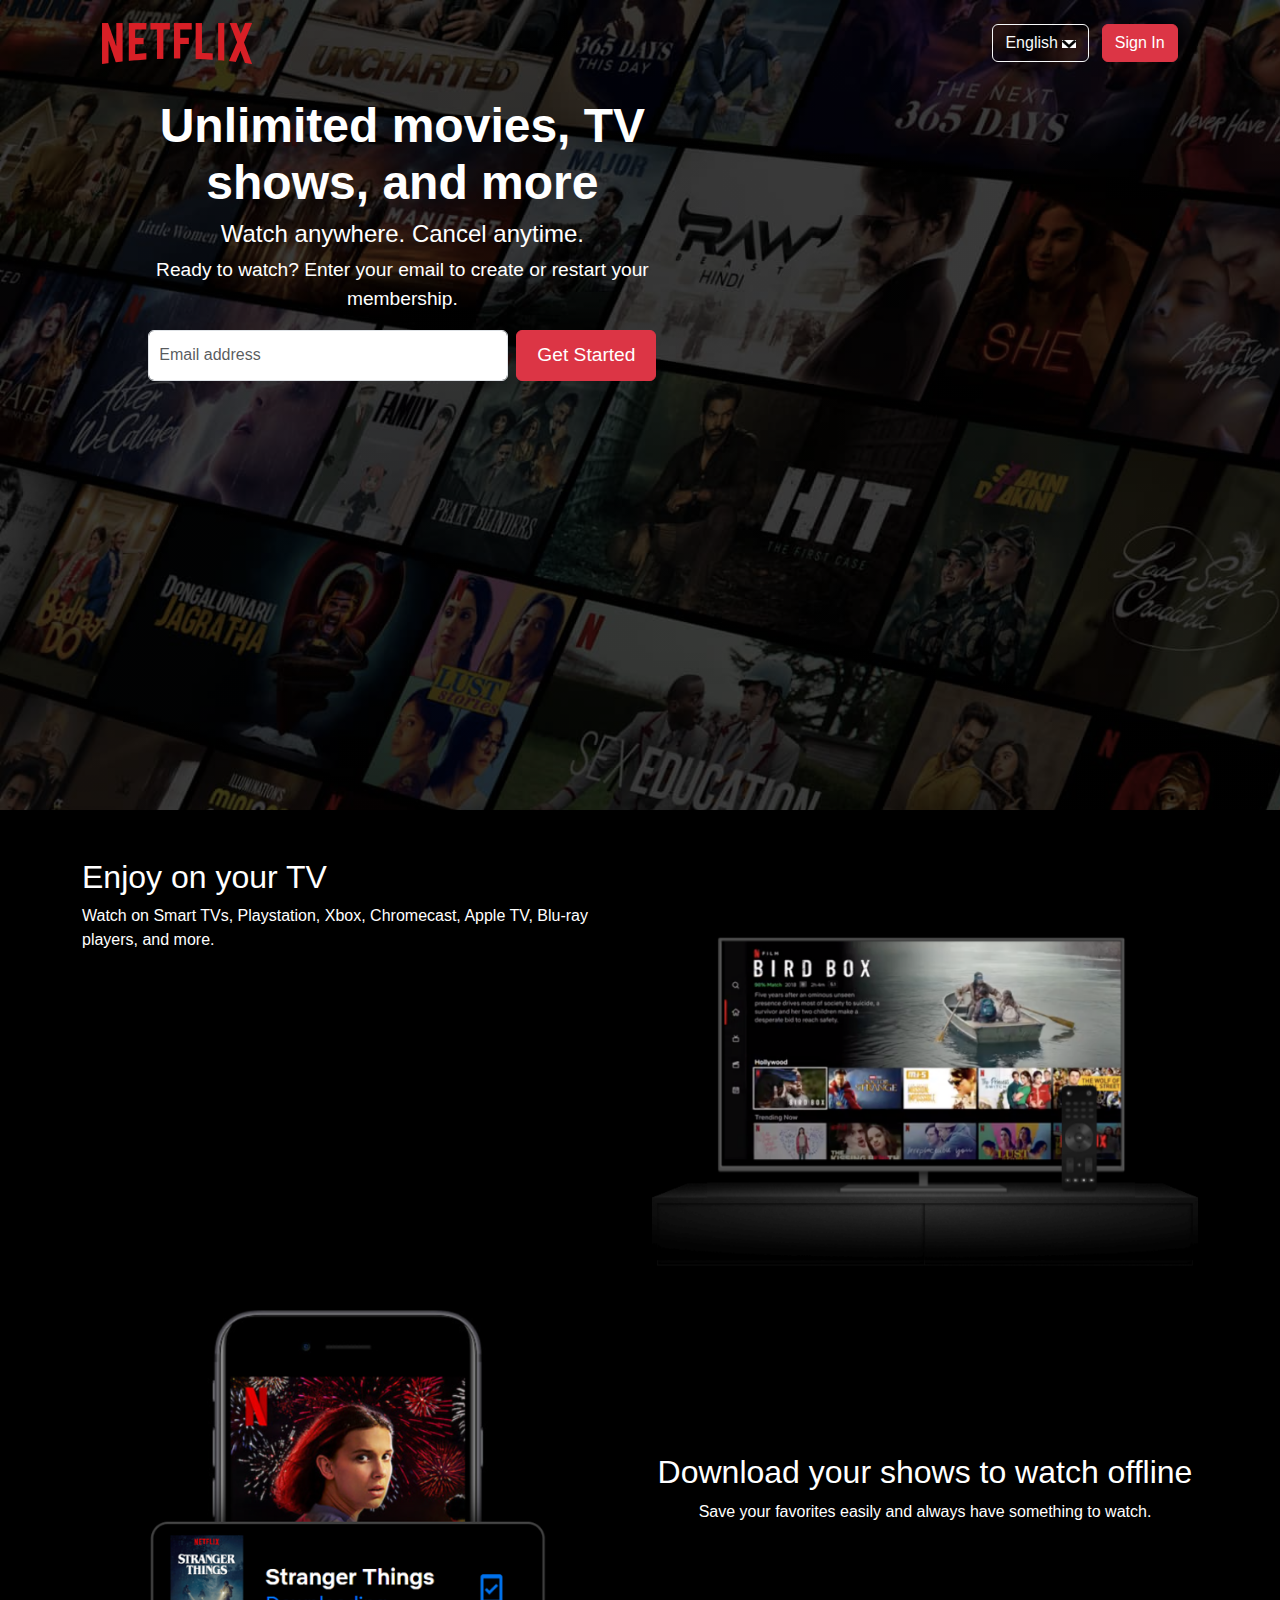
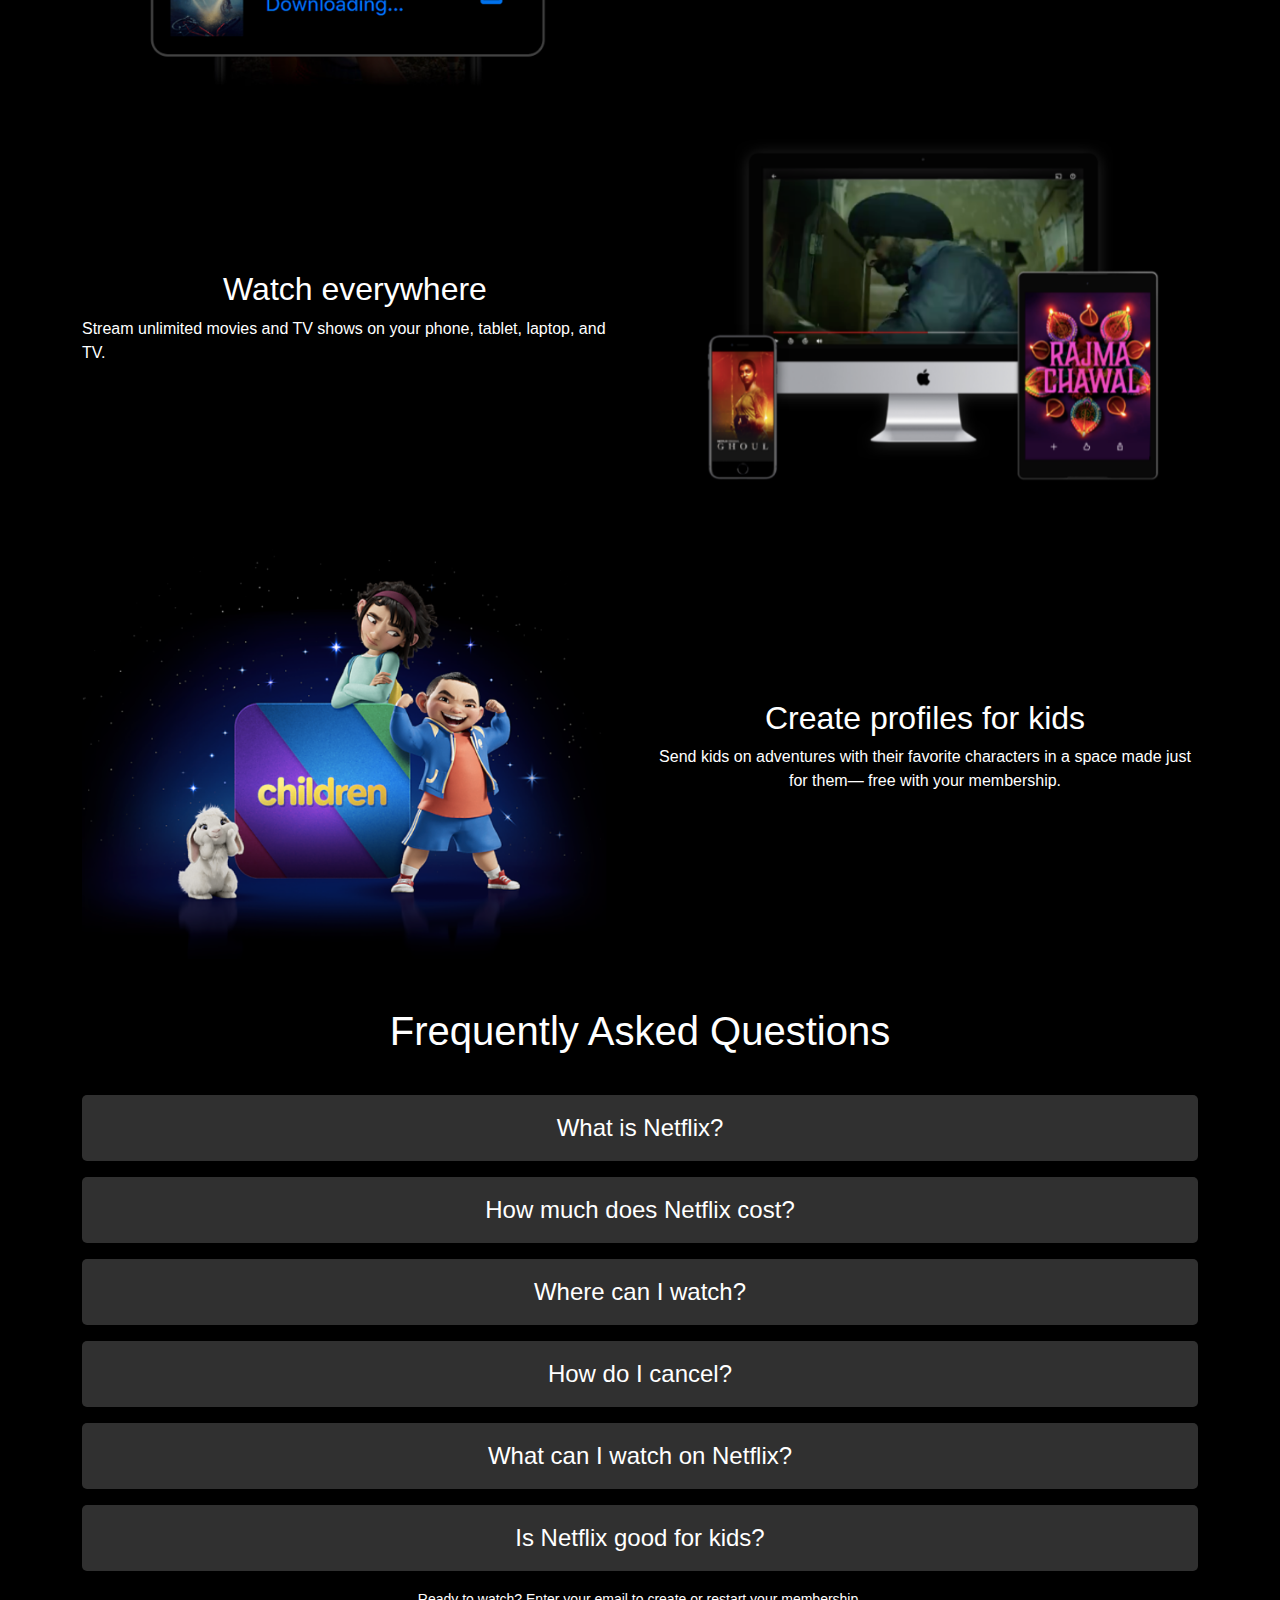
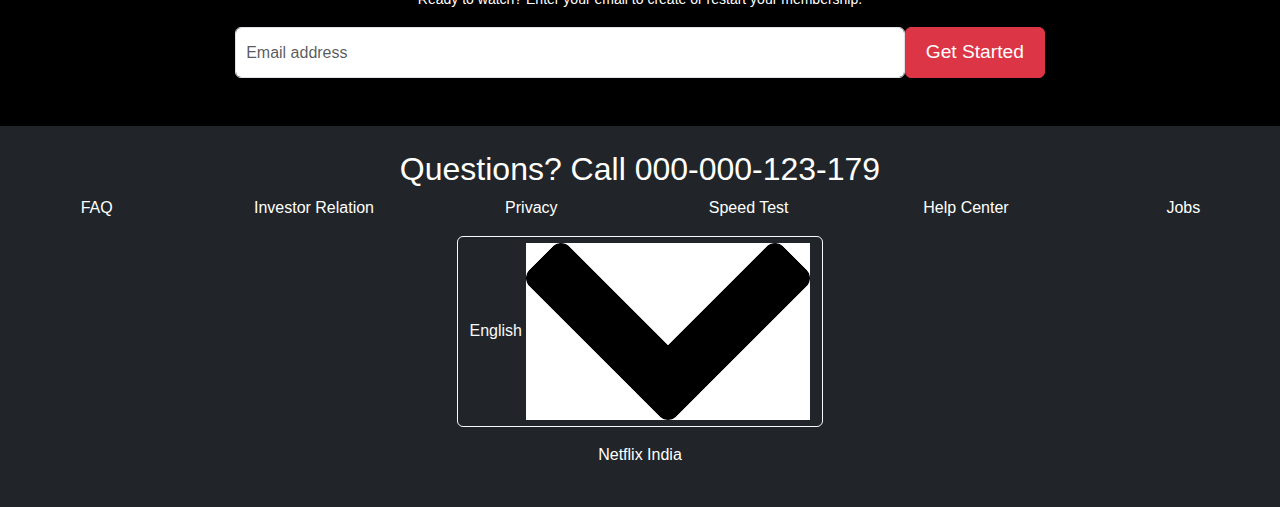
<file: bootstrap.html>
<!DOCTYPE html>
<html lang="en">
<head>
    <meta charset="UTF-8">
    <meta name="viewport" content="width=device-width, initial-scale=1.0">
    <title>NETFLIX WITH BOOTSTRAP</title>
        <!-- Bootstrap CSS -->
        <link href="https://cdn.jsdelivr.net/npm/bootstrap@5.3.3/dist/css/bootstrap.min.css" rel="stylesheet" integrity="sha384-QWTKZyjpPEjISv5WaRU9OFeRpok6YctnYmDr5pNlyT2bRjXh0JMhjY6hW+ALEwIH" crossorigin="anonymous">
        <link rel="stylesheet" href="bootstrap.css">
      <link
        rel="icon"
        href="image/title.png"
        sizes="16x16 32x32"
        type="image/png"
      />
</head>
<body class="bg-black text-white">
    <div class="header d-flex justify-content-space-between flex-column">
      <nav class="navbar navbar-expand-lg navbar-dark">
        <a class="navbar-brand" href="#"><img src="image/logo.png" class="logo" alt="Logo" width="150px"/></a>
        <div class="ms-auto">
          <button class="btn btn-outline-light me-2">
            English <img src="image/images.png" alt="Language" width="14px" />
          </button>
          <button class="btn btn-danger ms-auto">Sign In</button>
        </div>
      </nav>
      <div class="header-text text-center align-items-center justify-content-center">
        <h1 class="fw-bolder">Unlimited movies, TV shows, and more</h1>
        <h3>Watch anywhere. Cancel anytime.</h3>
        <p>Ready to watch? Enter your email to create or restart your membership.</p>
        <form action="get" class="email-signup d-flex justify-content-center">
          <input type="email" class="form-control" placeholder="Email address" required />
          <button type="submit" class="btn btn-danger ms-2">Get Started</button>
        </form>
      </div>
    </div>

    <div class="container my-5">
      <div class="row mb-4">
        <div class="col-md-6">
          <h2>Enjoy on your TV</h2>
          <p>Watch on Smart TVs, Playstation, Xbox, Chromecast, Apple TV, Blu-ray players, and more.</p>
        </div>
        <div class="col-md-6">
          <img src="image/feature-1.png" class="img-fluid" alt="Feature 1" />
        </div>
      </div>
      <div class="row mb-4">
        <div class="col-md-6 order-md-2 d-flex align-items-center justify-content-center flex-column">
          <h2>Download your shows to watch offline</h2>
          <p>Save your favorites easily and always have something to watch.</p>
        </div>
        <div class="col-md-6 order-md-1">
          <img src="image/feature-2.png" class="img-fluid" alt="Feature 2" />
        </div>
      </div>
      <div class="row mb-4">
        <div class="col-md-6 d-flex align-items-center justify-content-center flex-column">
          <h2>Watch everywhere</h2>
          <p>Stream unlimited movies and TV shows on your phone, tablet, laptop, and TV.</p>
        </div>
        <div class="col-md-6">
          <img src="image/feature-3.png" class="img-fluid" alt="Feature 3" />
        </div>
      </div>
      <div class="row mb-4 text-center">
        <div class="col-md-6 order-md-2 d-flex align-items-center justify-content-center flex-column">
          <h2>Create profiles for kids</h2>
          <p>Send kids on adventures with their favorite characters in a space made just for them— free with your membership.</p>
        </div>
        <div class="col-md-6 order-md-1">
          <img src="image/feature-4.png" class="img-fluid" alt="Feature 4" />
        </div>
      </div>
    </div>

    <div class="faq container my-5 text-center">
      <h2>Frequently Asked Questions</h2>
      <ul class="list-unstyled">
        <li class="mb-3">
          <a data-toggle="collapse" href="#collapseOne" role="button" aria-expanded="false" aria-controls="collapseOne">
            What is Netflix?
          </a>
          <div class="collapse" id="collapseOne">
            <p>Netflix is a streaming service that offers a wide variety of award-winning TV shows, movies, anime, documentaries, and more on thousands of internet-connected devices. You can watch as much as you want, whenever you want without a single commercial – all for one low monthly price. There's always something new to discover and new TV shows and movies are added every week!</p>
          </div>
        </li>
        <li class="mb-3">
          <a data-toggle="collapse" href="#collapseTwo" role="button" aria-expanded="false" aria-controls="collapseTwo">
            How much does Netflix cost?
          </a>
          <div class="collapse" id="collapseTwo">
            <p>Watch Netflix on your smartphone, tablet, Smart TV, laptop, or streaming device, all for one fixed monthly fee. Plans range from Rs 250 to Rs 1,100 a month. No extra costs, no contracts.</p>
          </div>
        </li>
        <li class="mb-3">
          <a data-toggle="collapse" href="#collapseThree" role="button" aria-expanded="false" aria-controls="collapseThree">
            Where can I watch?
          </a>
          <div class="collapse" id="collapseThree">
            <p>Watch anywhere, anytime. Sign in with your Netflix account to watch instantly on the web at netflix.com from your personal computer or on any internet-connected device that offers the Netflix app, including smart TVs, smartphones, tablets, streaming media players, and game consoles. You can also download your favorite shows with the iOS or Android app. Use downloads to watch while you're on the go and without an internet connection. Take Netflix with you anywhere.</p>
          </div>
        </li>
        <li class="mb-3">
          <a data-toggle="collapse" href="#collapseFour" role="button" aria-expanded="false" aria-controls="collapseFour">
            How do I cancel?
          </a>
          <div class="collapse" id="collapseFour">
            <p>Netflix is flexible. There are no pesky contracts and no commitments. You can easily cancel your account online in two clicks. There are no cancellation fees – start or stop your account anytime.</p>
          </div>
        </li>
        <li class="mb-3">
          <a data-toggle="collapse" href="#collapseFive" role="button" aria-expanded="false" aria-controls="collapseFive">
            What can I watch on Netflix?
          </a>
          <div class="collapse" id="collapseFive">
            <p>Netflix has an extensive library of feature films, documentaries, TV shows, anime, award-winning Netflix originals, and more. Watch as much as you want, anytime you want.</p>
          </div>
        </li>
        <li class="mb-3">
          <a data-toggle="collapse" href="#collapseSix" role="button" aria-expanded="false" aria-controls="collapseSix">
            Is Netflix good for kids?
          </a>
          <div class="collapse" id="collapseSix">
            <p>The Netflix Kids experience is included in your membership to give parents control while kids enjoy family-friendly TV shows and movies in their own space. Kids profiles come with PIN-protected parental controls that let you restrict the maturity rating of content kids can watch and block specific titles you don’t want kids to see.</p>
          </div>
        </li>
      </ul>
      <small>Ready to watch? Enter your email to create or restart your membership.</small>
      <form action="get" class="email-signup d-flex justify-content-center mt-3">
        <input type="email" class="form-control" placeholder="Email address" required />
        <button type="submit" class="btn btn-danger ml-2">Get Started</button>
      </form>
    </div>

    <div class="footer bg-dark text-white text-center py-4">
      <h2>Questions? Call 000-000-123-179</h2>
      <div class="row">
        <div class="col-md-2 col-6"><a href="#" class="text-white">FAQ</a></div>
        <div class="col-md-2 col-6"><a href="#" class="text-white">Investor Relation</a></div>
        <div class="col-md-2 col-6"><a href="#" class="text-white">Privacy</a></div>
        <div class="col-md-2 col-6"><a href="#" class="text-white">Speed Test</a></div>
        <div class="col-md-2 col-6"><a href="#" class="text-white">Help Center</a></div>
        <div class="col-md-2 col-6"><a href="#" class="text-white">Jobs</a></div>
      </div>
      <button class="btn btn-outline-light mt-3">
        English <img src="image/images.png" alt="Language" />
      </button>
      <p class="copyright-text mt-3">Netflix India</p>
    </div>
    <!-- Bootstrap Bundle with Popper -->
    <script src="https://cdn.jsdelivr.net/npm/bootstrap@5.3.3/dist/js/bootstrap.bundle.min.js" integrity="sha384-YvpcrYf0tY3lHB60NNkmXc5s9fDVZLESaAA55NDzOxhy9GkcIdslK1eN7N6jIeHz" crossorigin="anonymous"></script>
  
    
</body>
</html>
</file>
